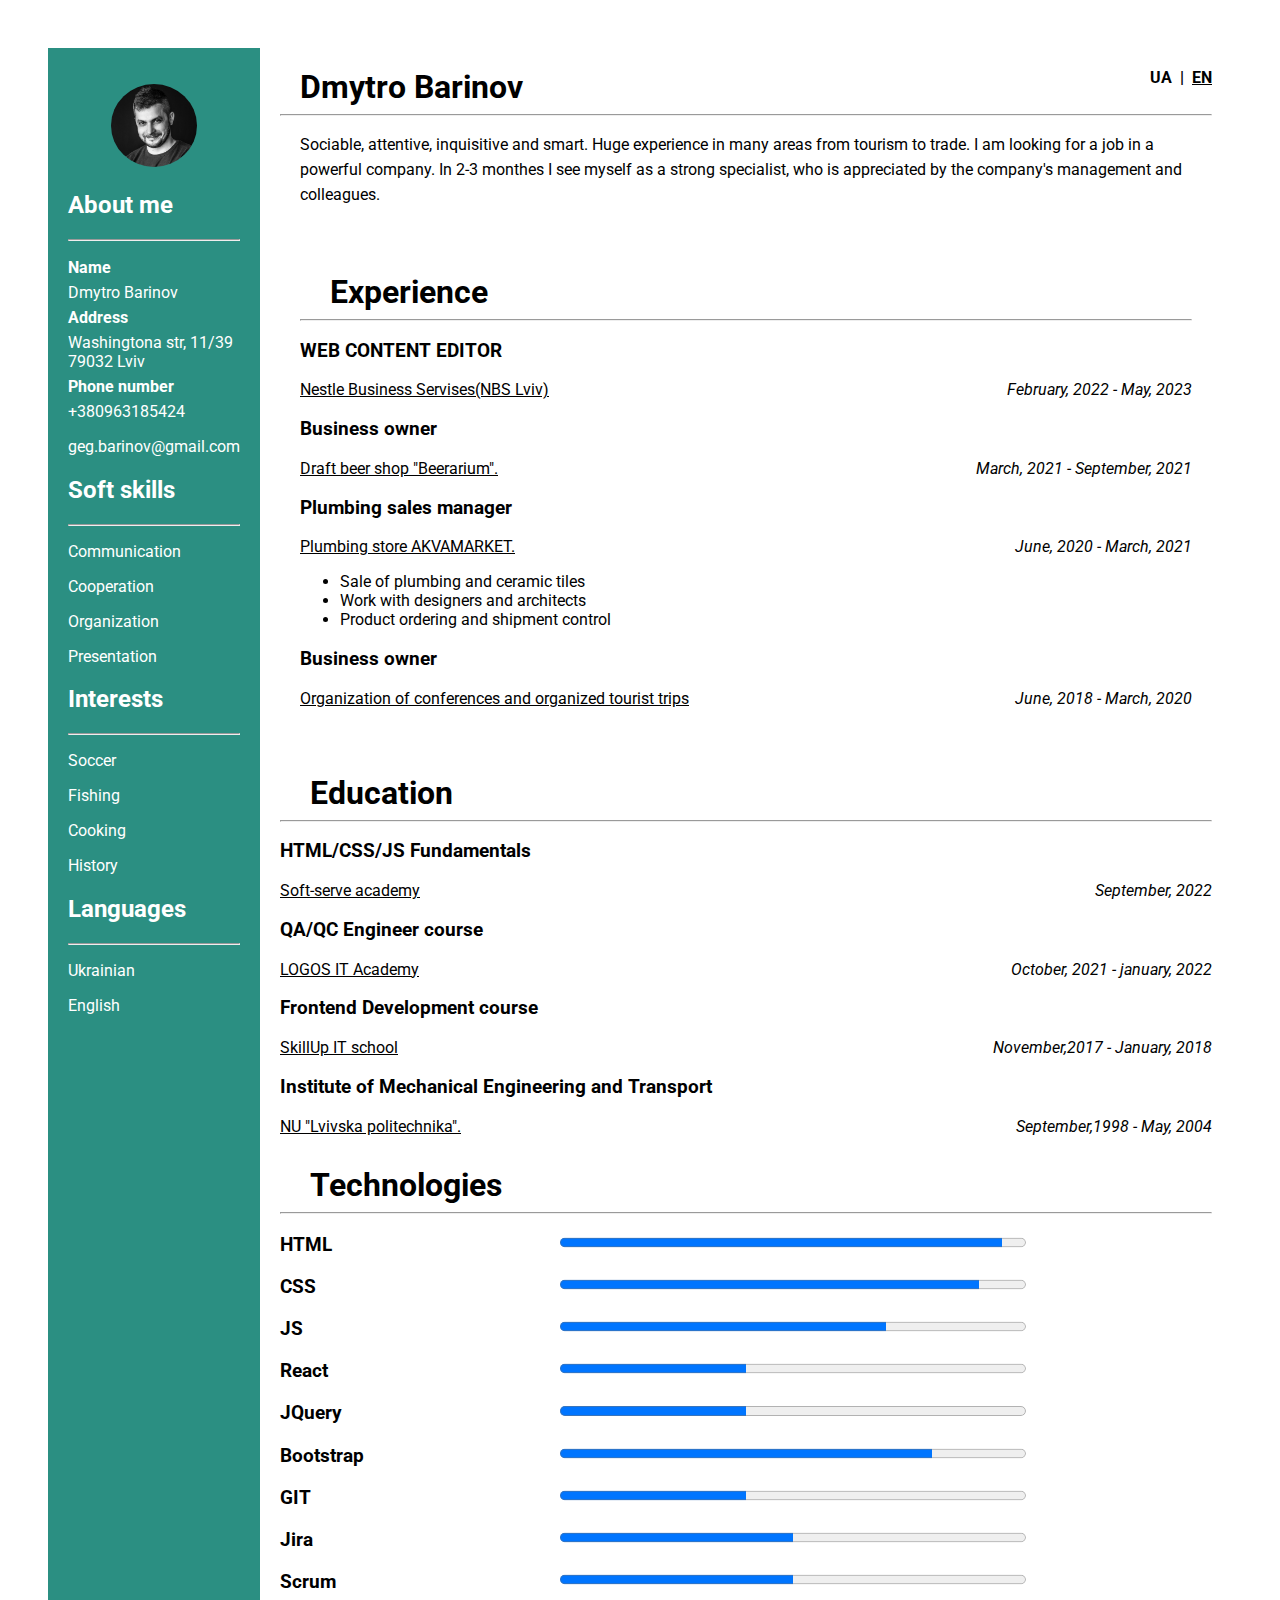
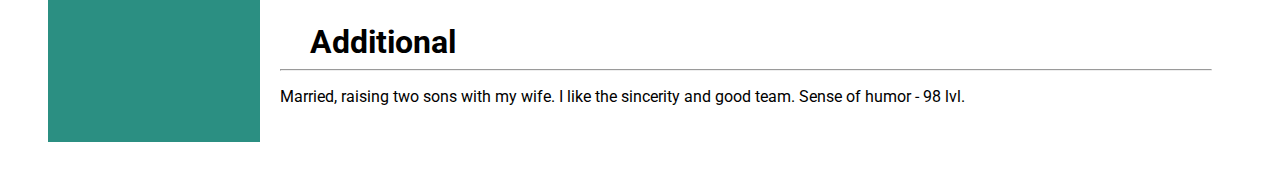
<file: index.html>
<!DOCTYPE html>
<html lang="en">

<head>
    <meta charset="UTF-8">
    <title>myCV</title>
    <link rel="stylesheet" href="css/style.css">
    <link rel="preconnect" href="https://fonts.googleapis.com">
    <link rel="preconnect" href="https://fonts.gstatic.com" crossorigin>
    <link href="https://fonts.googleapis.com/css2?family=Roboto:wght@300&display=swap" rel="stylesheet">
    <link href="https://fonts.googleapis.com/css2?family=Roboto:ital,wght@0,300;1,300&display=swap" rel="stylesheet">
</head>

<body>
    <aside>
        <p class="img-wrapper">
            <img src="images/myphoto.png" alt="">
        </p>
        <h2>About me</h2>
        <hr>
        <br>
        <h4>Name</h4>
        <p>Dmytro Barinov</p>
        <h4>Address</h4>
        <p>Washingtona str, 11/39 79032 Lviv</p>
        <h4>Phone number</h4>
        <p>+380963185424</p>

        <p>geg.barinov@gmail.com</p>

        <h2>Soft skills</h2>
        <hr>
        <p>Communication</p>

        <p>Cooperation</p>

        <p>Organization</p>

        <p>Presentation</p>

        <h2>Interests</h2>
        <hr>
        <p>Soccer</p>
        <p>Fishing</p>
        <p>Cooking</p>
        <P>History</P>

        <h2>Languages</h2>
        <hr>
        <p>Ukrainian</p>
        <p>English</p>

    </aside>
    <section>

        <header>

            <span class="switch"><a href="html/index_en.html">UA</a> &nbsp;|&nbsp; <a
                    href="index.html"><u>EN</u></a></span>
            <h1>
                Dmytro Barinov
            </h1>

            <hr>
            <article>

                <p>
                    Sociable, attentive, inquisitive and smart. Huge experience in many areas from tourism to trade.
                    I am looking for a job in a powerful company. In 2-3 monthes I see myself as a strong specialist,
                    who is appreciated by the company's management and colleagues.
                </p>

            </article>
        </header>
        <section class="main-section">

            <h1>
                Experience
            </h1>
            <hr>
            <h3>WEB CONTENT EDITOR</h3>
            <span>February, 2022 - May, 2023</span>
            <p>Nestle Business Servises(NBS Lviv)</p>
            <h3>Business owner</h3>
            <span>March, 2021 - September, 2021</span>
            <p>Draft beer shop "Beerarium".</p>
            <h3>Plumbing sales manager</h3>
            <span>June, 2020 - March, 2021</span>
            <p>Plumbing store AKVAMARKET.</p>
            <ul>
                <li>Sale of plumbing and ceramic tiles</li>
                <li>Work with designers and architects</li>
                <li> Product ordering and shipment control</li>
            </ul>
            <h3>Business owner</h3>
            <span>June, 2018 - March, 2020</span>
            <p>Organization of conferences and organized tourist trips</p>

        </section>

        <footer>

            <h1>
                Education
            </h1>
            <hr>
            <h3>HTML/CSS/JS Fundamentals</h3>
            <span>September, 2022</span>
            <p class="dotted-underline-text ">Soft-serve academy</p>
            <h3>QA/QC Engineer course</h3>
            <span>October, 2021 - january, 2022</span>
            <p class="dotted-underline-text ">LOGOS IT Academy</p>
            <h3>Frontend Development course</h3>
            <span>November,2017 - January, 2018</span>
            <p class="dotted-underline-text ">SkillUp IT school</p>
            <h3>Institute of Mechanical Engineering and Transport</h3>
            <span>September,1998 - May, 2004</span>
            <p class="dotted-underline-text ">NU "Lvivska politechnika". </p>

            <h1>
                Technologies
            </h1>
            <hr>
            <p class="tech">HTML <progress value="95" max="100"></progress></p>
            <p class="tech">CSS <progress value="90" max="100"></progress></p>
            <p class="tech">JS <progress value="70" max="100"></progress></p>
            <p class="tech">React <progress value="40" max="100"></progress></p>
            <p class="tech">JQuery <progress value="40" max="100"></progress></p>
            <p class="tech">Bootstrap <progress value="80" max="100"></progress></p>
            <p class="tech">GIT <progress value="40" max="100"></progress></p>
            <p class="tech">Jira <progress value="50" max="100"></progress></p>
            <p class="tech">Scrum <progress value="50" max="100"></progress></p>

            <h1>
                Additional
            </h1>
            <hr>
            <p>
                Married, raising two sons with my wife. I like the sincerity and good team.
                Sense of humor - 98 lvl.
            </p>


        </footer>

    </section>

    <button id="toTop" onclick="scrollToTop();"><img src="../images/up_arrow_icon.svg" alt=""></button>


    <script src="js/main.js"></script>
</body>

</html>
</file>
<file: css/style.css>
body{
    display: flex;
    padding: 40px;
    font-family: 'Roboto', sans-serif;
}
section, aside{
    padding: 20px;
}

aside{
    width: 300px;
    background-color: #2B8F82;
    color: white;
}
aside h4{
    margin: -10px 0;
}
img{
    object-fit: cover;
    width: 50%;
    height: auto;
    border-radius: 50%;
}
.img-wrapper{
    text-align: center;
}
a{
    text-decoration: none;
    color: black;
}
a:hover{
    color: #2B8F82;
}
nav li{
    list-style-type: none;
    margin-bottom: 20px;
}
span, progress{
    display: inline-block;
    float: right;
    font-style: italic;

}
section h1{
    margin: 30px 0 0 30px ;
}
.dotted-underline-text{
    text-decoration: underline;
}
progress{
    margin-right: 20%;
    width: 50%;
}
.main-section p{
    text-decoration: underline;
}
article, header h1{
    margin: 0 20px;
}
article p{
    line-height: 25px;
}
.tech {
    font-weight: bolder;
    font-size: larger;
}
#toTop{
    display: none;
    height: 40px;
    width: 40px;
    background-color: #2B8F82;
    border-radius: 20%;
    position: fixed;
    bottom: 40px;
    right: 40px;
}
#toTop:hover{
    height: 42px;
    width: 42px;
}
.switch{
    display: inline-block;
    float: right;
    font-style: normal;
    font-weight: bold;
}

@media screen and (max-device-width: 800px){
    body{
        display: block;
        padding: 0;
    }
    aside{
        width: 100%;
    }

    img{
        width: 30%;
    }
    a{
        color: white;
        font-size: larger;
    }

    .switch{
        display: block;
        position: absolute;
        top: 70px;
        left: 70px;
        font-style: normal;
        font-weight: 900;
        font-size: x-large;
        color: white;
    }

}
@media screen and (max-device-width: 900px){
    span,progress{
    display: block;
    float: none;
    }
    progress{
        width: 70%;
        height: 20px;
    }
    body{
        padding: 0 0 40px 0;
    }



}
</file>
